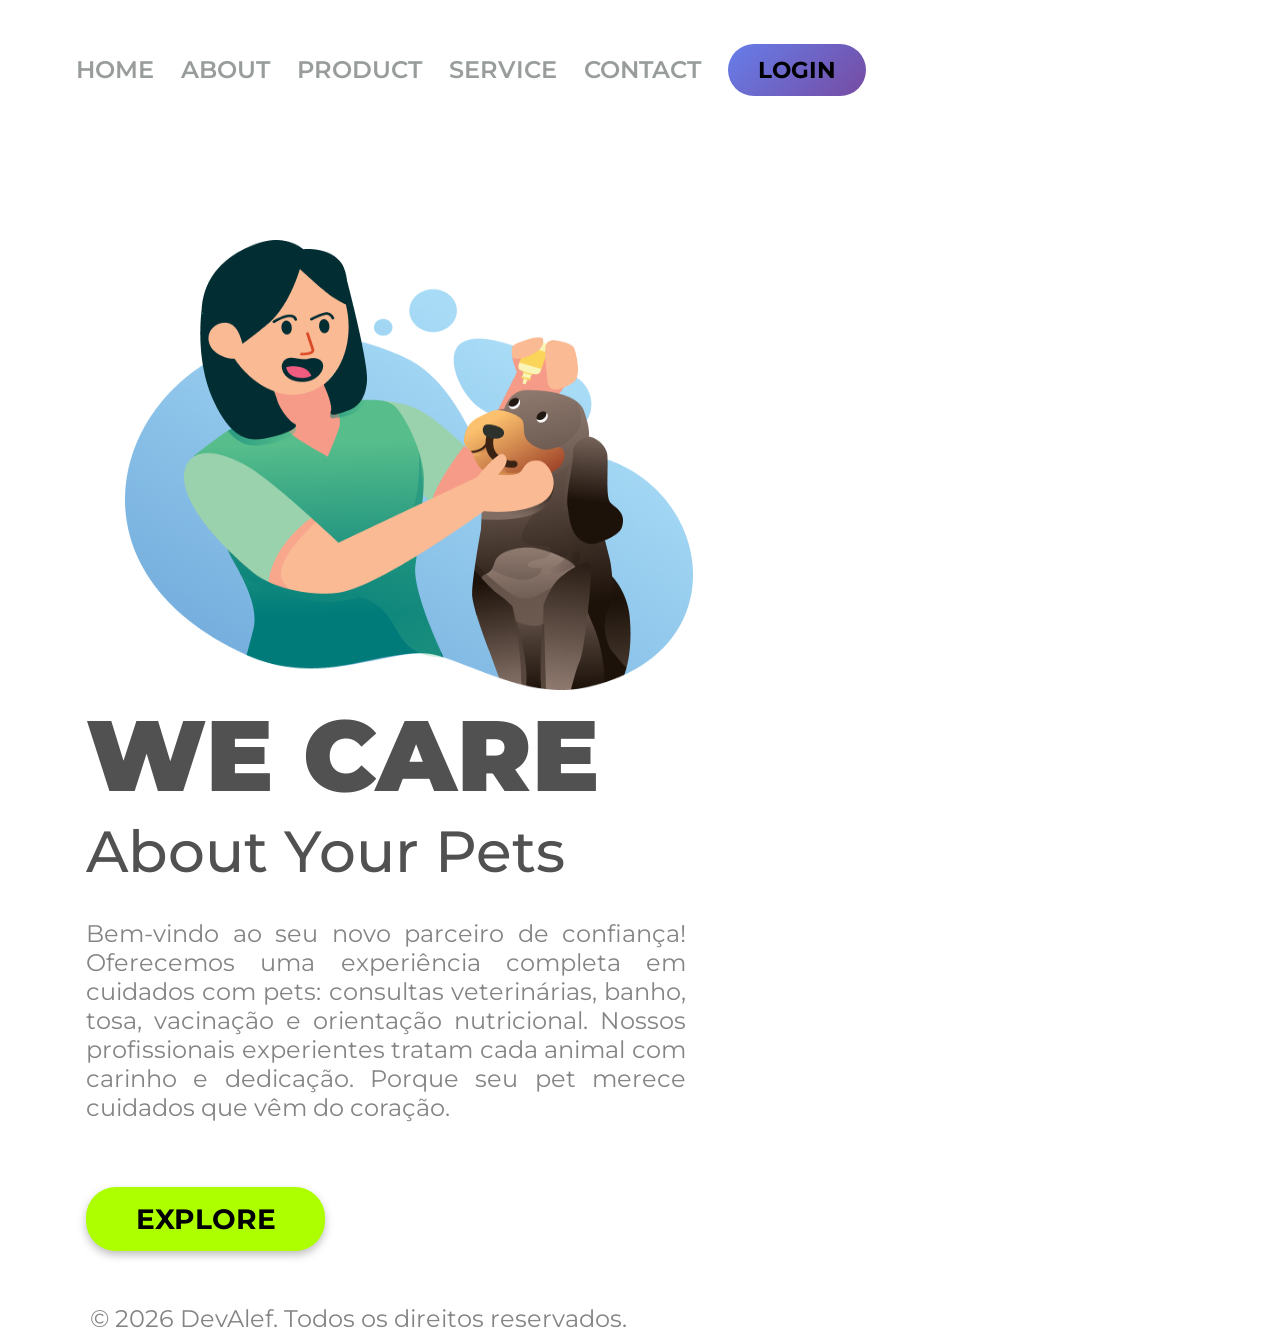
<file: index.html>
<!DOCTYPE html>
<html lang="pt-br">

<head>
    <meta charset="UTF-8">
    <meta name="viewport" content="width=device-width, initial-scale=1.0">
    <link rel="preconnect" href="https://fonts.googleapis.com">
    <link rel="preconnect" href="https://fonts.gstatic.com" crossorigin>
    <link href="https://fonts.googleapis.com/css2?family=Montserrat:ital,wght@0,100..900;1,100..900&display=swap" rel="stylesheet">
    <title>We care</title>
    <link rel="stylesheet" href="style.css">
</head>

<body>
    <header>
        <a class="link-header">HOME</a>
        <a class="link-header">ABOUT</a>
        <a class="link-header">PRODUCT</a>
        <a class="link-header">SERVICE</a>
        <a class="link-header">CONTACT</a>
        <a href="login.html" id="login" class="button-header">LOGIN</a>
    </header>

    <main>
        <img src="./img/Sem título.png" alt="we-care-logo" class="logo-image">
        <section>
        <h1>WE CARE</h1>
        <h2>About Your Pets</h2>
        <p>Bem-vindo ao seu novo parceiro de confiança! Oferecemos uma experiência completa em cuidados com pets: consultas veterinárias, banho, tosa, vacinação e orientação nutricional. Nossos profissionais experientes tratam cada animal com carinho e dedicação. Porque seu pet merece cuidados que vêm do coração.</p>
        <button class="button-foot">EXPLORE</button>
        </section>
    </main>
    <br>
    <br>
    <footer>
        <div class="div-footer">
        <p class="div-footer-p">© 2026 DevAlef. Todos os direitos reservados.</p>
        </div>
    </footer>
</body>

<script src="./scripts.js"></script>

</html>
</file>
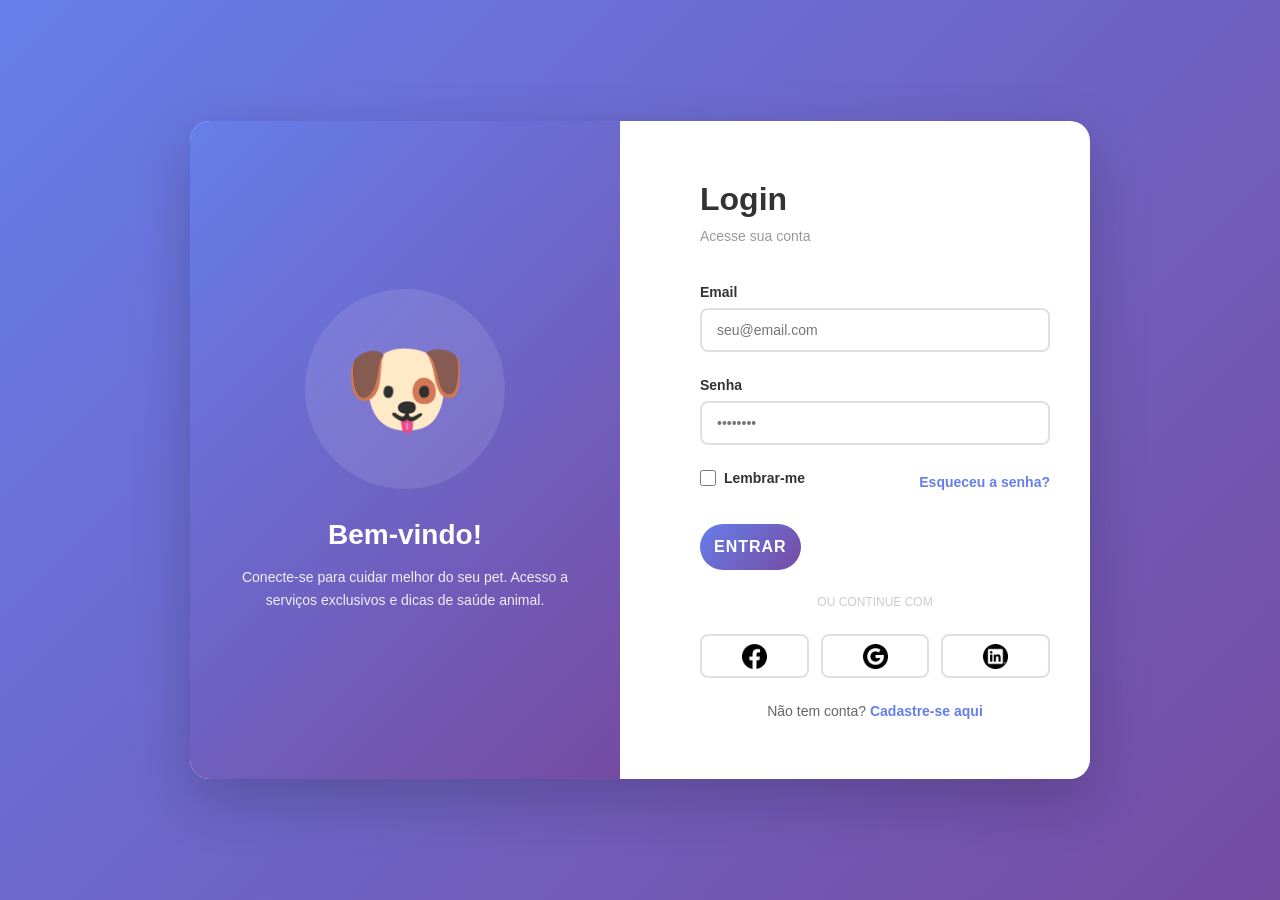
<file: login.html>
<!DOCTYPE html>
<html lang="pt-BR">
<head>
    <meta charset="UTF-8">
    <meta name="viewport" content="width=device-width, initial-scale=1.0">
    <link rel="stylesheet" href="style-login.css">
    <title>Login - Pet Care</title>
</head>
<body>
    <div class="login-container">
        <!-- Seção Esquerda -->
        <div class="login-illustration">
            <div class="pet-icon">🐶</div>
            <h2>Bem-vindo!</h2>
            <p>Conecte-se para cuidar melhor do seu pet. Acesso a serviços exclusivos e dicas de saúde animal.</p>
        </div>

        <!-- Seção Direita -->
        <div class="login-form">
            <div class="form-header">
                <h1>Login</h1>
                <p>Acesse sua conta</p>
            </div>

            <form>
                <!-- Email -->
                <div class="form-group">
                    <label for="email">Email</label>
                    <input type="email" id="email" placeholder="seu@email.com" required>
                </div>

                <!-- Senha -->
                <div class="form-group">
                    <label for="password">Senha</label>
                    <input type="password" id="password" placeholder="••••••••" required>
                </div>

                <!-- Opções -->
                <div class="form-options">
                    <label class="remember-me">
                        <input type="checkbox">
                        <span>Lembrar-me</span>
                    </label>
                    <a href="#" class="forgot-password">Esqueceu a senha?</a>
                </div>

                <!-- Botão Login -->
                <button type="submit" class="login-btn">Entrar</button>

                <!-- Redes Sociais -->
                <div class="divider">OU CONTINUE COM</div>
                <div class="social-login">
                    <button type="button" class="social-btn"><img class="socialicon" src="./img/icons/facebook.png"/></button>
                    <button type="button" class="social-btn"><img class="socialicon" src="./img/icons/google-circle.png"/></button>
                    <button type="button" class="social-btn"><img class="socialicon" src="./img/icons/linkedin-circle.png"/></button>
                </div>

                <!-- Sign Up -->
                <div class="signup-link">
                    Não tem conta? <a href="#">Cadastre-se aqui</a>
                </div>
            </form>
        </div>
    </div>
</body>
</html>
</file>
<file: style.css>
* {
  font-family: "Montserrat", sans-serif;
  margin: 0;
  padding: 0;
  box-sizing: border-box;
}

header {
  margin: 44px 0 144px 76px
}

.link-header {
  font-weight: 600;
  font-size: 24px;
  line-height: 29px;
  color: #989D9C;
  cursor: pointer;
  margin-right: 23px;
}

.button-header {
    display: inline-block;
    background: linear-gradient(135deg, #667eea 0%, #764ba2 100%);
    color: black;
    padding: 12px 30px;
    border-radius: 50px;
    text-decoration: none;
    font-weight: 700;
    font-size: 23px;
    transition: all 0.3s ease;
    cursor: pointer;
}
.button-header:hover {
  background: #ADFF00;

}

.button-header:active {
  background: #8bc70a;
}

.logo-image {
  width: 568px;
  height: 450px;
  margin-left: 125px;
  display: inline-block;

}

section {
  display: inline-block;
  margin-left: 86px;
}

h1 {
  font-weight: 900;
  font-size: 100px;
  line-height: 122px;
  color: #515151
}

h2 {
  font-weight: 500;
  font-size: 58px;
  line-height: 71px;
  color: #515151
}

p {
  font-weight: 400;
  font-size: 24px;
  line-height: 29px;
  color: #848484;
  width: 600px;
  margin-top: 32px;
  margin-bottom: 65px;
  text-align: justify;
}

.button-foot {
  background: #ADFF00;
  border-radius: 30px;
  width: 239px;
  height: 64px;
  border: none;
  cursor: pointer;
  filter: drop-shadow(0px 4px 4px rgba(0, 0, 0, 0.25));
  font-weight: 700;
  font-size: 28px;
  line-height: 34px;
  color: #000000
}

.button-foot:active {
  background: #2c2485;
}

.button-foot:hover {
  background: #665ae1;
}

.div-footer {
  margin: 15px 0 0 90px;
    display: flex;
    justify-content: space-between;
    align-items: center;
    width: 100%;
    gap: 50px;
}

.div-footer-p{
  margin: 0;
  width: 600px;

}

@media screen and (max-width: 900px) {


  header :not(.button-header){
    display: none;
  }


  .logo-image {
    width: 354px;
    height: 317px;
    margin: 0px 20px 10px 20px;

  }

  h1 {
    width: 263px;
    height: 52px;
    font-size: 50px;
    font-weight: 900;
    margin-bottom: 25px;
    text-align: center;

  }

  h2 {
    font-size: 25px;
    text-align: center;
    width: 232px;
    height: 37px;
    margin-bottom: 25px;
  }

  p {
    display: none;
  }
}
</file>
<file: style-login.css>
* {
    font-family: "Montserrat", sans-serif;
    margin: 0;
    padding: 0;
    box-sizing: border-box;
}

body {
    font-family: 'Montserrat', Tahoma, Geneva, Verdana, sans-serif;
    background: linear-gradient(135deg, #667eea 0%, #764ba2 100%);
    min-height: 100vh;
    display: flex;
    justify-content: center;
    align-items: center;
}

.login-container {
    display: grid;
    grid-template-columns: 1fr 1fr;
    gap: 40px;
    background: white;
    border-radius: 20px;
    box-shadow: 0 20px 60px rgba(0, 0, 0, 0.2);
    overflow: hidden;
    max-width: 900px;
    width: 90%;
}

/* Seção Esquerda - Ilustração */
.login-illustration {
    background: linear-gradient(135deg, #667eea 0%, #764ba2 100%);
    padding: 60px 40px;
    display: flex;
    flex-direction: column;
    justify-content: center;
    align-items: center;
    color: white;
    text-align: center;
}

.pet-icon {
    width: 200px;
    height: 200px;
    margin-bottom: 30px;
    background: rgba(255, 255, 255, 0.1);
    border-radius: 50%;
    display: flex;
    align-items: center;
    justify-content: center;
    font-size: 100px;
}

.login-illustration h2 {
    font-size: 28px;
    margin-bottom: 15px;
    font-weight: 700;
}

.login-illustration p {
    font-size: 14px;
    line-height: 1.6;
    opacity: 0.9;
}

/* Seção Direita - Formulário */
.login-form {
    padding: 60px 40px;
    display: flex;
    flex-direction: column;
    justify-content: center;
}

.form-header {
    margin-bottom: 40px;
}

.form-header h1 {
    color: #333;
    font-size: 32px;
    margin-bottom: 10px;
    font-weight: 700;
}

.form-header p {
    color: #999;
    font-size: 14px;
}

.form-group {
    margin-bottom: 25px;
}

label {
    display: block;
    color: #333;
    font-weight: 600;
    margin-bottom: 8px;
    font-size: 14px;
}

input[type="email"],
input[type="password"] {
    width: 100%;
    padding: 12px 15px;
    border: 2px solid #e0e0e0;
    border-radius: 8px;
    font-size: 14px;
    transition: all 0.3s ease;
    font-family: inherit;
}

input[type="email"]:focus,
input[type="password"]:focus {
    outline: none;
    border-color: #667eea;
    box-shadow: 0 0 0 3px rgba(102, 126, 234, 0.1);
}

.form-options {
    display: flex;
    justify-content: space-between;
    align-items: center;
    margin-bottom: 30px;
    font-size: 14px;
}

.remember-me {
    display: flex;
    align-items: center;
    gap: 8px;
}

input[type="checkbox"] {
    cursor: pointer;
    width: 16px;
    height: 16px;
    accent-color: #667eea;
}

.forgot-password {
    color: #667eea;
    text-decoration: none;
    font-weight: 600;
    transition: color 0.3s ease;
}

.forgot-password:hover {
    color: #764ba2;
}

.login-btn {
    background: linear-gradient(135deg, #667eea 0%, #764ba2 100%);
    color: white;
    padding: 14px;
    border: none;
    border-radius: 50px;
    font-size: 16px;
    font-weight: 700;
    cursor: pointer;
    transition: all 0.3s ease;
    text-transform: uppercase;
    letter-spacing: 1px;
}

.login-btn:hover {
    transform: translateY(-2px);
    box-shadow: 0 10px 25px rgba(102, 126, 234, 0.4);
}

.login-btn:active {
    transform: translateY(0);
}

.signup-link {
    text-align: center;
    margin-top: 25px;
    color: #666;
    font-size: 14px;
}

.signup-link a {
    color: #667eea;
    text-decoration: none;
    font-weight: 700;
    transition: color 0.3s ease;
}

.signup-link a:hover {
    color: #764ba2;
}

.divider {
    text-align: center;
    margin: 25px 0;
    color: #ccc;
    font-size: 12px;
}

.social-login {
    display: flex;
    gap: 12px;
    margin-bottom: 20px;
}

.social-btn {
    flex: 1;
    padding: 4px;
    border: 2px solid #e0e0e0;
    background: white;
    border-radius: 8px;
    cursor: pointer;
    transition: all 0.3s ease;
}

.socialicon {
    margin-top: 4px;
    width: 25px;
    height: px;
}

.social-btn:hover {
    border-color: #667eea;
    background: #f9f9f9;
}

/* Responsivo */
@media (max-width: 768px) {
    .login-container {
        grid-template-columns: 1fr;
    }

    .login-illustration {
        padding: 40px 20px;
    }

    .login-form {
        padding: 40px 20px;
    }

    .login-illustration h2 {
        font-size: 24px;
    }

    .pet-icon {
        width: 150px;
        height: 150px;
    }
}
</file>
